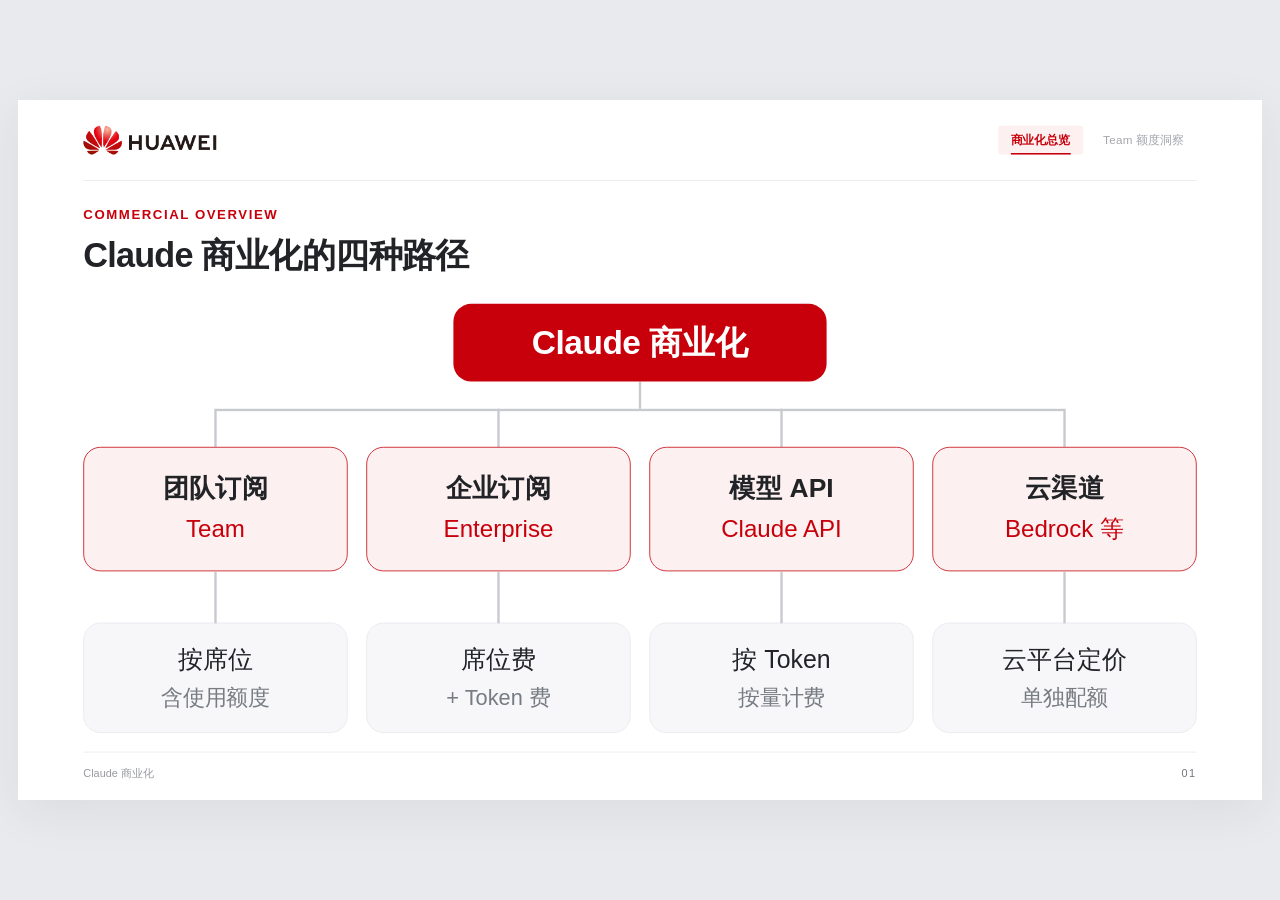
<file: index.html>
<!doctype html>
<html lang="zh-CN"><head><meta charset="utf-8"><meta name="viewport" content="width=device-width,initial-scale=1"><meta name="color-scheme" content="light"><title>Claude 商业化</title>
<link rel="icon" href="assets/huawei-logo.png">
<link rel="stylesheet" href="css/styles.css?v=9758417d"><link rel="stylesheet" href="css/components.css?v=aa0aa92e"><link rel="stylesheet" href="css/english.css?v=a940fa4c">
<script defer src="js/config.js"></script><script defer src="js/navigation.js"></script><script defer src="js/app.js"></script><script defer src="js/translations.js"></script><script defer src="js/language.js"></script><script defer src="js/scenes.js"></script>
</head><body><main id="viewport" aria-label="Claude 商业化"><div id="deck"><section class="slide kit-slide active" data-slide-id="commercial-overview" data-title="Claude 商业化的四种路径" data-section="商业化总览" aria-label="第 1 页：Claude 商业化的四种路径"><header class="slide-header"><img class="brand" src="assets/huawei-logo.png" alt="HUAWEI"><span>HUAWEI CLOUD</span></header><div class="heading"><div class="eyebrow">COMMERCIAL OVERVIEW</div><h2>Claude 商业化的四种路径</h2><p></p></div><div class="kit-body"><div class="commercial-map" role="group">
  <div class="commercial-root"><h1>Claude 商业化</h1></div>
  <div class="commercial-trunk" aria-hidden="true"></div>
  <div class="commercial-branches">
    <article class="commercial-branch">
      <div class="commercial-channel"><h3>团队订阅</h3><p>Team</p></div>
      <div class="commercial-billing"><p class="commercial-billing-main">按席位</p><p>含使用额度</p></div>
    </article>
    <article class="commercial-branch">
      <div class="commercial-channel"><h3>企业订阅</h3><p>Enterprise</p></div>
      <div class="commercial-billing"><p class="commercial-billing-main">席位费</p><p>+ Token 费</p></div>
    </article>
    <article class="commercial-branch">
      <div class="commercial-channel"><h3>模型 API</h3><p>Claude API</p></div>
      <div class="commercial-billing"><p class="commercial-billing-main">按 Token</p><p>按量计费</p></div>
    </article>
    <article class="commercial-branch">
      <div class="commercial-channel"><h3>云渠道</h3><p>Bedrock 等</p></div>
      <div class="commercial-billing"><p class="commercial-billing-main">云平台定价</p><p>单独配额</p></div>
    </article>
  </div>
</div>
</div><footer class="slide-footer"><span>Claude 商业化</span><span>01</span></footer></section>
<section class="slide kit-slide" data-slide-id="team-allowance" data-title="Team Standard / Premium：5 小时窗口 Token 量估算" data-section="Team 额度洞察" aria-label="第 2 页：Team Standard / Premium：5 小时窗口 Token 量估算"><header class="slide-header"><img class="brand" src="assets/huawei-logo.png" alt="HUAWEI"><span>HUAWEI CLOUD</span></header><div class="heading"><div class="eyebrow">TEAM / ALLOWANCE</div><h2>Team Standard / Premium：5 小时窗口 Token 量估算</h2><p>订阅同时受窗口与周额度约束；下面把额度折算成单个 5 小时窗口的 Token 量。</p></div><div class="kit-body"><div class="team-insight allowance-layout">
  <div class="allowance-top">
    <div class="allowance-comparison">
      <div class="allowance-head"><span>比较维度</span><strong>Standard</strong><strong>Premium</strong></div>
      <div class="allowance-row"><span>月费 / 席位</span><strong>$25</strong><strong>$125</strong></div>
      <div class="allowance-row"><span>单个 5 小时窗口</span><strong>≈ $20</strong><strong>≈ $102</strong></div>
      <div class="allowance-row"><span>每周额度</span><strong>≈ $189</strong><strong>≈ $910</strong></div>
      <div class="allowance-row allowance-row-metric"><span>每周完整窗口数</span><strong>≈ 9.2 个</strong><strong>≈ 8.9 个</strong></div>
      <div class="allowance-row allowance-row-metric"><span>每日 2 个窗口</span><strong>≈ 4.6 天</strong><strong>≈ 4.5 天</strong></div>
      <div class="allowance-unit">窗口与周额度以 API 等价值表示</div>
    </div>
    <div class="model-mix-card">
      <h3>单窗口模型构成 · 按 API 价值</h3>
      <div class="model-chart">
        <div class="model-donut" role="img" aria-label="Opus 5.5 占 82%，Opus 5 占 4%，Sonnet 系列占 7%，Fable 5.1 占 5%，其他占 2%">
          <div class="model-donut-center"><b>82%</b><span>Opus 5.5</span></div>
        </div>
        <ul class="model-legend">
          <li><i class="model-dot opus55"></i><span>Opus 5.5</span><b>82%</b></li>
          <li><i class="model-dot opus5"></i><span>Opus 5</span><b>4%</b></li>
          <li><i class="model-dot sonnet"></i><span>Sonnet 系列</span><b>7%</b></li>
          <li><i class="model-dot fable"></i><span>Fable 5.1</span><b>5%</b></li>
          <li><i class="model-dot other"></i><span>其他</span><b>2%</b></li>
        </ul>
      </div>
      <p class="model-note">额度主要消耗在 Opus；占比为 API 价值口径。</p>
    </div>
    <div class="token-mix-card">
      <div class="token-mix-head"><span>Token 类型</span><span>构成比例（估算）</span><span>数量（万）</span></div>
      <div class="mix-bar" role="img" aria-label="普通输入 1.8%，5 分钟缓存写入 4.3%，缓存读取 93.5%，模型输出 0.4%">
        <span class="mix-seg input" style="width:1.8%"></span><span class="mix-seg write" style="width:4.3%"></span><span class="mix-seg read" style="width:93.5%"></span><span class="mix-seg output" style="width:0.4%"></span>
      </div>
      <ul class="mix-legend">
        <li><i class="mix-dot input"></i><span>普通输入</span><b>1.8%</b><em>约 65 万</em></li>
        <li><i class="mix-dot write"></i><span>5 分钟缓存写入</span><b>4.3%</b><em>约 156 万</em></li>
        <li><i class="mix-dot read"></i><span>缓存读取</span><b>93.5%</b><em>约 3,385 万</em></li>
        <li><i class="mix-dot output"></i><span>模型输出</span><b>0.4%</b><em>约 15 万</em></li>
      </ul>
      <p class="mix-note">假设：Claude Code 日常编码场景下的 Token 构成比例</p>
    </div>
  </div>
  <div class="allowance-token">
    <div class="token-intro"><span class="estimate-tag">估算</span><span class="token-caption">单个 <span class="token-window">5 小时</span>窗口<br>Token 换算</span></div>
    <div class="token-plans">
      <div class="token-plan"><span class="token-plan-name">Standard</span><strong>≈ 3,620 万</strong></div>
      <div class="token-plan"><span class="token-plan-name">Premium</span><strong>≈ 1.74 亿</strong><span class="token-plan-note">按周额度 4.8× 推算</span></div>
    </div>
  </div>
  <p class="insight-footnote">来源：<a class="source-link" href="https://wokey.ai/claude-team-limits" target="_blank" rel="noopener noreferrer" title="Wokey 报告">Wokey</a> 报告。Token 构成与换算为建模假设（沿用报告混合模型），Premium 由 4.8× 推算。</p>
</div>
</div><footer class="slide-footer"><span>Claude 商业化</span><span>02</span></footer></section>
<section class="slide kit-slide" data-slide-id="team-development-tasks" data-title="3,620 万 Tokens 难支撑高强度开发，5 小时额度容易提前触顶" data-section="Team 额度洞察" aria-label="第 3 页：3,620 万 Tokens 难支撑高强度开发，5 小时额度容易提前触顶"><header class="slide-header"><img class="brand" src="assets/huawei-logo.png" alt="HUAWEI"><span>HUAWEI CLOUD</span></header><div class="heading"><div class="eyebrow">TEAM / DEVELOPMENT TASKS</div><h2>3,620 万 Tokens 难支撑高强度开发，5 小时额度容易提前触顶</h2><p>Standard 场景估算：单个 5 小时窗口，不代表可以连续开发满 5 小时。</p></div><div class="kit-body"><div class="team-insight tasks-layout">
  <div class="task-grid">
    <article class="task-card">
      <span class="task-level">轻度开发</span>
      <h3>零散修改</h3>
      <p>简单 Bug、少量代码生成<br>开发者人工 Review</p>
      <div class="task-time">可能用不完</div>
      <span class="task-window">单个 5 小时窗口内</span>
    </article>
    <article class="task-card">
      <span class="task-level">中高强度开发</span>
      <h3>完整功能开发</h3>
      <p>编写后端业务代码<br>持续运行测试、Debug</p>
      <div class="task-time">约 2–5 小时<span class="estimate-tag">估</span></div>
      <span class="task-window">Standard 额度耗尽时间</span>
    </article>
    <article class="task-card task-card-focus">
      <span class="task-level">高强度 Agent 开发</span>
      <h3>跨模块迭代</h3>
      <p>跨模块修改代码<br>反复测试、多轮自动修复</p>
      <div class="task-time">约 1–3 小时<span class="estimate-tag">估</span></div>
      <span class="task-window">Standard 额度耗尽时间</span>
    </article>
    <article class="task-card task-card-focus">
      <span class="task-level">多 Agent 并发</span>
      <h3>多项任务同时跑</h3>
      <p>同时开发功能<br>生成测试、执行重构</p>
      <div class="task-time">约 1 小时<span class="estimate-tag">估</span></div>
      <span class="task-window">Standard 额度耗尽时间</span>
    </article>
  </div>
  <div class="task-example">
    <div class="task-example-title"><strong>Java 电商项目</strong><span>订单查询、分页、导出功能</span></div>
    <div class="task-example-steps"><span>分析代码、实现接口</span><span aria-hidden="true">→</span><span>生成测试、运行测试</span><span aria-hidden="true">→</span><span>分析报错、持续修复</span></div>
    <p><strong>2–3 小时可能触顶（估）</strong><span>触顶时，功能开发或测试修复仍可能继续。</span></p>
  </div>
</div>
</div><footer class="slide-footer"><span>Claude 商业化</span><span>03</span></footer></section>
<section class="slide kit-slide" data-slide-id="team-market-opportunity" data-title="GLM-5.3 降本 60%–70%，切入高强度 Coding 增量需求" data-section="Team 额度洞察" aria-label="第 4 页：GLM-5.3 降本 60%–70%，切入高强度 Coding 增量需求"><header class="slide-header"><img class="brand" src="assets/huawei-logo.png" alt="HUAWEI"><span>HUAWEI CLOUD</span></header><div class="heading"><div class="eyebrow">MAAS / BEST PRACTICE</div><h2>GLM-5.3 降本 60%–70%，切入高强度 Coding 增量需求</h2><p>结合前后端开发实践与华为 GLM-5.3 当前产品能力，优先试点额度触顶后的可迁移任务。</p></div><div class="kit-body"><div class="opportunity-layout">
  <div class="opportunity-grid">
    <article class="opp-card opp-card-market">
      <div class="opp-head"><span class="opp-index">需求入口 · 额度触顶</span><span class="opp-tag">优先切入</span></div>
      <h3>承接高消耗增量任务</h3>
      <p>优先寻找经常触顶的研发团队，承接跨模块开发、测试修复与多 Agent 并行任务。</p>
      <div class="opp-entry">
        <span class="opp-entry-label">销售切入点</span>
        <p>保留现有 Claude 订阅，用 GLM-5.3 按量 API 试点可迁移任务。</p>
        <p class="opp-entry-note">MaaS 仍有 TPM、RPM 与服务配额限制。</p>
      </div>
    </article>
    <article class="opp-card opp-card-cost">
      <div class="opp-head"><span class="opp-index">客户实践 · 前后端开发</span><span class="opp-tag">最佳实践</span></div>
      <h3>同等任务，成本降低</h3>
      <p class="opp-customer-scenario">前端结合 OpenSpec 辅助开发，后端 TypeScript / Node.js 开发；开发者持续检查、Review 代码。</p>
      <div class="opp-saving"><span class="opp-source opp-source-measured">客户实测</span><strong>60%–70% <span class="opp-off">off</span></strong><span>较 Claude 订阅</span></div>
      <p class="opp-discount">同等开发任务，费用约为原来的 3–4 折</p>
      <div class="opp-theory">
        <p class="opp-cost-scope">API 理论费用（美元）· 同量 3,621 万 Tokens</p>
        <table class="opp-theory-table">
          <thead><tr><th scope="col">Opus 5.5</th><th scope="col">GLM-5.3</th><th scope="col">Sonnet 5.5</th></tr></thead>
          <tbody><tr><td>$20.17</td><td>$12.56</td><td>$10.09</td></tr></tbody>
        </table>
        <p class="opp-cost-note"><span class="opp-source opp-source-modeled">理论测算</span><span>GLM 较 Opus</span><strong>37.8% off</strong><span class="opp-cost-assumption">缓存读取全部命中 · 理论费用</span></p>
      </div>
    </article>
    <article class="opp-card opp-card-cache">
      <div class="opp-head"><span class="opp-index">同量同配比</span><span class="opp-tag">理论测算</span></div>
      <h3>GLM-5.3 费用换算</h3>
      <p class="opp-cache-scope">Team Standard 5 小时额度 ≈ 3,620 万 Tokens<br>Opus API 折算 $20.17 · 同量同配比<br>华为 GLM-5.3 · 当前缓存命中率 97%</p>
      <table class="opp-cache-table">
        <thead><tr><th scope="col">命中比例</th><th scope="col">GLM 测算</th><th scope="col">较 Opus</th></tr></thead>
        <tbody>
          <tr><th scope="row">100%</th><td>$12.56</td><td>低 37.8%</td></tr>
          <tr class="opp-cache-highlight"><th scope="row"><strong>97%</strong><span class="opp-cache-tag">华为能力</span></th><td>$13.71</td><td>低 32.0%</td></tr>
          <tr><th scope="row">95%</th><td>$14.48</td><td>低 28.2%</td></tr>
          <tr><th scope="row">90%</th><td>$16.41</td><td>低 18.6%</td></tr>
          <tr><th scope="row">80%</th><td>$20.27</td><td>接近持平</td></tr>
        </tbody>
      </table>
    </article>
  </div>
  <div class="opp-proof">
    <span class="opp-proof-label">销售建议</span>
    <p>从额度触顶找到需求，用降本案例吸引试用，再以同任务 POC 验证成功率与总成本。</p>
  </div>
</div>
</div><footer class="slide-footer"><span>Claude 商业化</span><span>04</span></footer></section></div></main>
  <nav id="controls" class="controls" aria-label="演示控制">
    <div class="control-left"><span class="status-dot"></span><span id="section-label">开场</span></div>
    <div class="control-center"><button id="previous" class="icon-button" aria-label="上一页" title="上一页 · ← / Page Up">‹</button><button id="page-counter" title="打开目录 · G" aria-haspopup="dialog">01 <span>/ 1</span></button><button id="next" class="icon-button" aria-label="下一页" title="下一页 · → / 空格">›</button></div>
    <div class="control-right"><button id="overview" class="text-button" title="目录 · G"><span class="grid-icon" aria-hidden="true">▦</span>目录</button><span class="control-divider"></span><button id="language-toggle" class="text-button" type="button" aria-label="切换到英文" title="切换到英文">EN</button><span class="control-divider"></span><button id="fullscreen" class="text-button" title="全屏 · F"><span aria-hidden="true">⛶</span><span id="fullscreen-label">全屏</span></button></div>
    <div class="progress-track"><div id="progress"></div></div>
  </nav>
  <div id="announcement" class="sr-only" aria-live="polite"></div>
  <div id="toast" class="toast" role="status" hidden></div>
  <dialog id="overview-dialog" aria-labelledby="overview-title"><div class="dialog-header"><div><div class="eyebrow">PRESENTATION INDEX</div><h2 id="overview-title">演示目录</h2></div><button id="close-overview" class="icon-button" aria-label="关闭目录">×</button></div><div class="overview-toolbar"><div class="overview-settings-summary"><span id="overview-mode-label">点击页面直接跳转</span><span class="overview-count"><span>不演示</span> <b id="overview-skipped-count">0</b> / <span id="overview-total-count">1</span></span></div><div class="overview-settings-actions"><button id="overview-manage" class="overview-setting-button" type="button">屏蔽页面</button><button id="overview-restore" class="overview-setting-button" type="button" hidden>恢复全部</button><button id="overview-cancel" class="overview-setting-button" type="button" hidden>取消</button><button id="overview-save" class="overview-setting-button primary" type="button" hidden>保存</button></div></div><p id="overview-settings-error" class="overview-settings-error" role="status" hidden>至少保留一页用于演示</p><div id="overview-grid"></div><div class="dialog-footer"><span>仅当前浏览器生效</span><span>Esc 关闭</span></div></dialog>
</body></html>
</file>
<file: css/styles.css>
@charset "UTF-8";
:root{--red:#c7000b;--ink:#222326;--muted:#777b82;--line:#e8e8ec;--paper:#fff;--scale:1}
*{box-sizing:border-box}html,body{margin:0;width:100%;height:100%;overflow:hidden}body{font-family:"Huawei Sans","Microsoft YaHei","PingFang SC",sans-serif;color:var(--ink);background:#e9eaed;-webkit-font-smoothing:antialiased}button,a{-webkit-tap-highlight-color:transparent}button{font:inherit;cursor:pointer}button:focus-visible,a:focus-visible{outline:3px solid var(--red);outline-offset:5px}button:disabled{opacity:.28;cursor:default}a{color:inherit;text-decoration:none}a:hover{color:var(--red)}
#viewport{position:absolute;inset:0 0 74px;display:flex;align-items:center;justify-content:center;overflow:hidden}#deck{position:absolute;width:1600px;height:900px;transform:scale(var(--scale));transform-origin:center;box-shadow:0 14px 60px #20242b12;background:#fff}
.slide{position:absolute;inset:0;padding:0 84px;background:#fff;display:none;overflow:hidden}.slide.active{display:block;animation:page-in .3s ease-out}@keyframes page-in{from{opacity:.35}to{opacity:1}}
.slide-header{height:104px;display:flex;justify-content:space-between;align-items:center;border-bottom:1px solid var(--line)}.brand{width:171px;height:auto;object-fit:contain}.slide-header>span{font-size:15px;letter-spacing:2px;color:#909298}
.heading{padding-top:34px}.eyebrow{font-size:17px;color:var(--red);font-weight:600;letter-spacing:2px}.heading h2{font-size:44px;font-weight:600;letter-spacing:-1px;margin:10px 0 14px;line-height:1.3}.heading>p{font-size:23px;line-height:1.5;color:var(--muted);margin:0}.heading-separator{padding:0 12px;color:#ccc}.slide-footer{position:absolute;left:84px;right:84px;bottom:24px;display:flex;align-items:center;justify-content:space-between;height:38px;border-top:1px solid var(--line);padding-top:16px;font-size:14px;color:#97999f;gap:20px}.slide-footer>span:last-child{font-family:Arial,sans-serif;letter-spacing:2px;color:#72767d}.slide-footer a{color:#777;font-size:14px}.source-links{display:flex;gap:22px}
.cover{background:#edf1f6}.cover .slide-header{position:relative;z-index:1;border-bottom:0}.cover-landscape{position:absolute;inset:0;background:linear-gradient(180deg,#f7f9fc 0%,#f7f9fcbd 18%,#f7f9fc00 43%),url('../assets/mountains.jpg') center bottom/auto 100% no-repeat}.cover-copy{position:relative;margin-top:114px}.cover-copy .eyebrow{display:flex;gap:17px;align-items:center;color:#5d626b;font-size:21px;font-weight:400;letter-spacing:3px}.red-rule{display:inline-block;width:42px;height:3px;background:var(--red)}.cover h1{font-size:105px;font-weight:600;letter-spacing:2px;line-height:1.15;margin:30px 0 24px}.cover h1 span{color:var(--red);font-family:Arial,sans-serif;letter-spacing:-5px}.cover-subtitle{font-size:26px;color:#4f5660;letter-spacing:1px}.cover-line{width:68px;height:3px;background:var(--red);margin-top:38px}.cover-english{font-size:19px;color:#757f8e;letter-spacing:2px}.cover-bottom{position:absolute;bottom:36px;left:84px;right:84px;display:flex;justify-content:space-between;color:#fff;text-shadow:0 1px 6px #162338;letter-spacing:2px;font-size:14px}
h3,p{margin-top:0}h3{font-weight:600}
.controls{position:absolute;bottom:0;left:0;right:0;height:74px;display:flex;align-items:center;padding:0 32px;background:#fff;border-top:1px solid #dddfe4;color:#6b707a;transition:opacity .35s,transform .35s}.control-left,.control-right,.control-center{display:flex;align-items:center}.control-left{gap:10px;flex:1;font-size:13px}.status-dot{width:5px;height:5px;background:var(--red);border-radius:50%}.control-center{gap:22px;justify-content:center}.control-right{flex:1;justify-content:flex-end;gap:19px}.icon-button{width:36px;height:36px;background:transparent;border:0;border-radius:5px;color:#737b87;font:31px/1 Arial}.icon-button:hover{background:#f5f5f7;color:var(--red)}#page-counter{border:0;background:transparent;font:16px Arial;letter-spacing:1px;color:#323a45;padding:12px 3px;min-width:84px}#page-counter span{font-size:13px;color:#b3b7bf}.text-button{display:flex;align-items:center;gap:8px;border:0;background:transparent;font-size:13px;color:#727985;padding:10px 0}.text-button>span:first-child{font-size:22px}.text-button:hover{color:var(--red)}.control-divider{height:15px;width:1px;background:#e5e7eb}.progress-track{position:absolute;top:-1px;height:2px;left:0;right:0;background:transparent}#progress{height:100%;background:var(--red);transition:width .3s}.sr-only{position:absolute;width:1px;height:1px;overflow:hidden;clip-path:inset(50%)}.toast{position:fixed;left:50%;bottom:91px;transform:translateX(-50%);background:#292e36;color:#fff;padding:13px 24px;border-radius:6px;font-size:14px;z-index:10}
body:fullscreen{background:#15171c}body:fullscreen #viewport{inset:0}body:fullscreen .controls{position:fixed;background:#fffffff0;z-index:4;height:60px}body:fullscreen.controls-hidden .controls{opacity:0;transform:translateY(100%);pointer-events:none}body:fullscreen.controls-hidden{cursor:none}body:fullscreen #deck{box-shadow:none}
dialog{width:min(1080px,92vw);max-height:90vh;padding:32px;border:0;border-radius:14px;color:var(--ink);box-shadow:0 25px 90px #0003}dialog::backdrop{background:#25282b88;backdrop-filter:blur(6px)}.dialog-header{display:flex;justify-content:space-between;align-items:center;margin-bottom:24px}.dialog-header .eyebrow{font-size:11px}.dialog-header h2{font-size:26px;margin:9px 0 0}.dialog-header button{font-size:27px}#overview-grid{display:grid;grid-template-columns:repeat(4,1fr);gap:17px}.thumbnail{border:1px solid #e6e7eb;border-radius:6px;background:#fff;padding:0;overflow:hidden;text-align:left;position:relative}.thumbnail:hover,.thumbnail.current{border-color:var(--red)}.thumbnail.current{box-shadow:0 0 0 1px var(--red)}.thumbnail-preview{width:100%;aspect-ratio:16/9;background:#fff;position:relative;overflow:hidden;pointer-events:none}.thumbnail-preview .slide{display:block;position:absolute;width:1600px;height:900px;transform-origin:top left;animation:none}.thumbnail-preview .is-concealed{visibility:visible;opacity:1;transform:none}.thumbnail-caption{padding:10px 12px;font-size:12px;display:flex;align-items:center;gap:10px;border-top:1px solid #eee;color:#686f7a}.thumbnail-caption b{font:12px Arial;color:#c7000b}.dialog-footer{font-size:12px;color:#979ca6;padding-top:24px;display:flex;justify-content:space-between}
@media(max-width:700px){.controls{padding:0 15px;height:62px}.control-left{display:none}.control-center{gap:6px}.control-right{gap:14px}.text-button{font-size:12px}#viewport{bottom:62px}.control-divider{display:none}dialog{padding:20px}#overview-grid{grid-template-columns:repeat(2,1fr);gap:10px}}
@media(prefers-reduced-motion:reduce){*,*::before,*::after{animation:none!important;transition:none!important}}
@page{size:16.6667in 9.375in;margin:0}
@media print{html,body{height:auto;overflow:visible;background:#fff}#viewport{position:static;display:block;overflow:visible}#deck{position:static;transform:none!important;width:1600px;height:auto;box-shadow:none}.slide,.slide.active{position:relative;display:block;width:1600px;height:900px;break-after:page;page-break-after:always;animation:none}.slide:last-child{break-after:auto}.is-concealed{visibility:visible;opacity:1;transform:none}.controls,dialog,.toast,.sr-only{display:none!important}.slide{-webkit-print-color-adjust:exact;print-color-adjust:exact}}

.chapter-nav{display:flex;align-items:center;gap:10px;height:44px}.chapter-nav a{font-size:15px;padding:9px 16px;border-radius:3px;color:#a4a6ad;letter-spacing:.4px;position:relative}.chapter-nav a.current{color:#c7000b;background:#fcf0f0;font-weight:600}.chapter-nav a.current::after{content:"";position:absolute;left:16px;right:16px;bottom:0;height:2px;background:#c7000b}.chapter-nav small{font-size:11px;color:#9e777c;display:block;letter-spacing:0;margin-top:2px}.chapter-nav a.current:has(small){padding-top:4px;padding-bottom:4px}.chapter-nav a:hover{color:#c7000b;background:#faf5f5}
#viewport{inset:0}.controls,body:fullscreen .controls{position:fixed;left:50%;right:auto;bottom:var(--controls-bottom,16px);width:max-content;max-width:calc(100vw - 24px);height:48px;padding:5px 14px 7px;gap:14px;border:1px solid #e6e4eacc;border-radius:999px;background:#fffffff0;backdrop-filter:blur(16px);box-shadow:0 5px 24px #25222e18,0 1px 4px #25222e08;z-index:4;opacity:0;visibility:hidden;pointer-events:none;transform:translate(-50%,10px);transition:opacity .2s ease,transform .2s ease,visibility .2s}.controls .control-left{display:none}.controls .control-center{gap:7px}.controls .control-right{gap:11px;flex:0}.controls .icon-button{width:31px;height:31px;font-size:26px;border-radius:50%}.controls #page-counter{font-size:14px;min-width:75px;padding:8px 2px}.controls #page-counter span{font-size:11px}.controls .text-button{font-size:12px;padding:6px 2px;gap:5px;white-space:nowrap}.controls .text-button>span:first-child{font-size:18px}.controls .control-divider{display:block;height:14px;background:#e3e0e8}.controls .progress-track{top:auto;bottom:3px;left:25px;right:25px;height:2px;border-radius:2px;overflow:hidden;background:#eae6eb}.controls #progress{background:#c7000b77}body.controls-visible .controls,body:fullscreen.controls-visible .controls{opacity:1;visibility:visible;pointer-events:auto;transform:translate(-50%,0)}body:fullscreen.controls-hidden{cursor:auto}.toast{bottom:80px}@media(max-width:460px){.controls,body:fullscreen .controls{height:44px;bottom:var(--controls-bottom,12px);padding:4px 11px 6px;gap:8px}.controls .control-center{gap:3px}.controls .control-right{gap:7px}.controls .text-button{font-size:11px}.controls #page-counter{min-width:67px;font-size:13px}}@media(prefers-reduced-motion:reduce){.controls{transition:none}}
/* Per-browser presentation choices live in the overview; slide content stays intact. */
.overview-toolbar{display:flex;align-items:center;justify-content:space-between;gap:16px;margin-bottom:18px}
.overview-settings-summary{display:flex;align-items:center;gap:16px;font-size:13px;color:#777b82;min-width:0}
.overview-count{white-space:nowrap;padding-left:14px;border-left:1px solid #e5e7eb;color:#93979e;font-size:12px}
.overview-count b{font-weight:500;color:#555b65}
.overview-settings-actions{display:flex;gap:8px;flex-shrink:0}
.overview-setting-button{padding:9px 14px;border:1px solid #e1e3e8;border-radius:5px;background:#fff;color:#555b65;font-size:13px;line-height:1.2}
.overview-setting-button:hover{border-color:#c7000b;color:#c7000b}
.overview-setting-button.primary{background:#c7000b;color:#fff;border-color:#c7000b}
.overview-setting-button[hidden]{display:none}
.overview-setting-button:disabled{opacity:.45}
.overview-settings-error{margin:0 0 16px;color:#c7000b;font-size:13px}
.thumbnail.is-skipped{opacity:.55;border-style:dashed}
.overview-editing .thumbnail{opacity:1}
.overview-editing .thumbnail.is-selected{border-color:#c7000b;box-shadow:0 0 0 1px #c7000b}
.overview-editing .thumbnail.is-selected .thumbnail-preview{opacity:.45}
.thumbnail-selection{position:absolute;right:9px;top:9px;display:flex;align-items:center;gap:6px;background:#fffffff0;padding:4px 7px;border-radius:4px;color:#c7000b;font-size:11px;pointer-events:none}
.thumbnail-selection-box{width:16px;height:16px;display:flex;justify-content:center;align-items:center;border:1px solid #b4b8bf;border-radius:3px;background:white;font:12px Arial;color:white}
.thumbnail.is-selected .thumbnail-selection-box{border-color:#c7000b;background:#c7000b}
.chapter-nav a[aria-disabled="true"]{opacity:.4;pointer-events:none}
@media(max-width:700px){.overview-toolbar{align-items:stretch;flex-direction:column;gap:12px}.overview-settings-summary{justify-content:space-between;font-size:12px}.overview-settings-actions{justify-content:flex-end;flex-wrap:wrap}.overview-setting-button{padding:9px 12px;font-size:12px}}
@media print{#deck>.slide.is-skipped{display:none!important}#deck>.slide.presentation-last{break-after:auto;page-break-after:auto}}
.overview-editing .thumbnail.current:not(.is-selected){border-color:#e6e7eb;box-shadow:none}
.overview-toolbar{position:sticky;top:0;z-index:2;background:#fff;padding-bottom:12px;border-bottom:1px solid #eceef1}
</file>
<file: css/components.css>
/* Generic content components. Typography stays readable; split overloaded pages. */
.commercial-map{position:relative;height:522px;padding-top:0}
.commercial-root{position:relative;z-index:1;width:480px;height:100px;margin:0 auto;border-radius:23px;background:#c7000b;display:flex;align-items:center;justify-content:center}
.commercial-root h1{margin:0;color:#fff;font-size:43px;line-height:1.4;font-weight:700;letter-spacing:-.6px;white-space:nowrap}
.commercial-trunk{position:absolute;left:50%;top:100px;width:3px;height:35px;background:#c7c9cf;transform:translateX(-50%)}
.commercial-branches{position:relative;display:grid;grid-template-columns:repeat(4,minmax(0,1fr));gap:24px;padding-top:48px}
.commercial-branches::before{content:"";position:absolute;left:calc((100% - 72px)/8);right:calc((100% - 72px)/8);top:35px;height:3px;background:#c7c9cf}
.commercial-branch{position:relative;padding-top:36px}
.commercial-branch::before{content:"";position:absolute;top:-13px;left:50%;width:3px;height:49px;background:#c7c9cf;transform:translateX(-50%)}
.commercial-channel{position:relative;z-index:1;height:160px;border:1.5px solid #c7000b;border-radius:22px;background:#fcf0f0;display:flex;flex-direction:column;align-items:center;justify-content:center;gap:7px;text-align:center;padding:14px 10px}
.kit-body .commercial-channel h3{margin:0;color:#222326;font-size:34px;line-height:1.4;font-weight:700;white-space:nowrap}
.kit-body .commercial-channel p{margin:0;color:#c7000b;font-size:31px;line-height:1.45;white-space:nowrap}
.commercial-billing{position:relative;height:142px;margin-top:66px;border:1px solid #e8e8ec;border-radius:22px;background:#f7f7f9;display:flex;flex-direction:column;align-items:center;justify-content:center;gap:4px;text-align:center;padding:12px}
.commercial-billing::before{content:"";position:absolute;bottom:100%;left:50%;width:3px;height:66px;background:#c7c9cf;transform:translateX(-50%)}
.kit-body .commercial-billing p{margin:0;color:#777b82;font-size:28px;line-height:1.5;white-space:nowrap}
.kit-body .commercial-billing p.commercial-billing-main{color:#222326;font-size:32px;line-height:1.5}
html[lang="en"] .commercial-root h1{font-size:35px;letter-spacing:-.6px}
html[lang="en"] .kit-body .commercial-channel h3{font-size:27px;letter-spacing:-.4px}
html[lang="en"] .kit-body .commercial-channel p{font-size:27px}
html[lang="en"] .kit-body .commercial-billing p{font-size:22px;letter-spacing:-.3px}
html[lang="en"] .commercial-billing p.commercial-billing-main{font-size:27px;letter-spacing:-.5px}
/* Team allowance insights: comparison, development tasks and continuity. */
.team-insight{height:500px;display:grid;gap:18px}
.kit-body .team-insight h3{margin:0;color:var(--ink);font-size:28px;line-height:1.4}
.kit-body .team-insight p{margin:0;color:var(--muted);font-size:22px;line-height:1.5}
.kit-body .team-insight .insight-footnote{font-size:18px;line-height:1.5;color:#777b82;align-self:end}
.kit-body .team-insight .insight-footnote .source-link{color:#9d2831;text-decoration:underline;text-underline-offset:2px;text-decoration-thickness:1px}
.kit-body .team-insight .insight-footnote .source-link:hover{color:var(--red)}
.insight-label{display:block;font-size:18px;color:var(--muted);line-height:1.5}
.estimate-tag{display:inline-block;border:1px solid #d8a9ad;border-radius:4px;padding:2px 7px;font-size:16px;line-height:1.4;color:#9d2831;font-weight:500;vertical-align:middle;background:#fff}
.allowance-layout{grid-template-rows:auto auto 1fr}
.allowance-top{display:grid;grid-template-columns:minmax(0,1fr) minmax(0,.76fr) minmax(0,.92fr);gap:20px}
.allowance-comparison{border:1px solid var(--line);display:grid;grid-template-rows:40px repeat(5,minmax(34px,1fr)) minmax(26px,auto)}
.allowance-head,.allowance-row{display:grid;grid-template-columns:1.25fr 1fr 1fr;align-items:center;padding:0 18px;gap:12px}
.allowance-head strong,.allowance-row strong{justify-self:end;padding-right:24px}
.allowance-head{background:#f7f7f9;font-size:19px}
.allowance-head strong{font-size:22px}
.allowance-row{border-top:1px solid var(--line);font-size:20px}
.allowance-row strong{font:600 26px/1.4 Arial,sans-serif;color:var(--red)}
.allowance-row-metric strong{font-size:22px}
.allowance-unit{font-size:15px;padding:4px 20px;color:var(--muted);background:#fafafb}
.model-mix-card{background:#fff;border:1px solid var(--line);border-radius:12px;padding:16px 22px;display:flex;flex-direction:column}
.kit-body .model-mix-card h3{margin:0 0 10px;font-size:19px;font-weight:600;color:var(--ink);line-height:1.4}
.model-chart{display:flex;align-items:center;gap:18px;flex:1;min-height:0}
.model-donut{position:relative;flex:none;width:128px;height:128px;border-radius:50%;background:conic-gradient(#c7000b 0 81.7%,#fff 81.7% 82%,#d98b90 82% 85.7%,#fff 85.7% 86%,#8f959d 86% 92.7%,#fff 92.7% 93%,#a9afb7 93% 97.7%,#fff 97.7% 98%,#c9ccd1 98% 99.8%,#fff 99.8% 100%)}
.model-donut::after{content:"";position:absolute;inset:24px;border-radius:50%;background:#fff}
.model-donut-center{position:absolute;inset:0;z-index:1;display:flex;flex-direction:column;align-items:center;justify-content:center;line-height:1.1;text-align:center}
.model-donut-center b{font:600 26px Arial,sans-serif;color:var(--ink)}
.model-donut-center span{margin-top:3px;font-size:12px;color:var(--muted);white-space:nowrap}
.model-legend{list-style:none;margin:0;padding:0;display:grid;gap:4px;flex:1;min-width:0}
.model-legend li{display:flex;align-items:center;gap:10px;font-size:16px;line-height:1.3;color:#555961}
.model-legend li span{flex:1}
.model-legend b{font:600 16px Arial,sans-serif;color:var(--ink);text-align:right}
.model-dot{width:10px;height:10px;border-radius:2px;flex:none;border:1px solid rgba(34,35,38,.18)}
.model-dot.opus55{background:#c7000b}.model-dot.opus5{background:#d98b90}.model-dot.sonnet{background:#8f959d}.model-dot.fable{background:#a9afb7}.model-dot.other{background:#c9ccd1}
.kit-body .team-insight .model-note{margin-top:10px;font-size:16px;line-height:1.45;color:var(--muted)}
.allowance-token{display:grid;grid-template-columns:260px minmax(0,1fr);align-items:center;gap:48px;padding:22px 40px;background:#f7f7f9}
.token-caption{display:block;font-size:22px;margin-top:9px;color:var(--ink);line-height:1.4}
.token-caption .token-window{color:var(--red);font-weight:600}
.token-plans{display:grid;grid-template-columns:1fr 1fr;align-items:stretch}
.token-plan{display:flex;flex-direction:column;align-items:flex-start;gap:6px;padding:2px 44px}
.token-plan:first-child{border-right:1px solid #dcdce2}
.token-plan-name{font-size:20px;color:var(--muted)}
.token-plan strong{font-size:46px;line-height:1.15;font-weight:600;color:var(--red);white-space:nowrap}
.token-plan-note{font-size:17px;color:var(--muted)}
.kit-body .allowance-token p{font-size:21px;line-height:1.5;justify-self:center;text-align:left}
.token-mix-card{justify-self:stretch;width:100%;background:#fff;border:1px solid #e6e6eb;border-radius:12px;padding:11px 22px 9px}
.token-mix-head{display:grid;grid-template-columns:150px 90px 1fr;gap:16px;font-size:16px;font-weight:600;color:var(--ink);padding:0 0 8px;border-bottom:1px solid #e2e2e8;line-height:1.4}
.token-mix-head span:last-child{text-align:right}
.mix-bar{display:flex;height:20px;border-radius:10px;overflow:hidden;background:#ececf0;box-shadow:inset 0 0 0 1px #e2e2e8;margin-top:10px}
.mix-bar span{display:block;height:100%;box-shadow:inset 1px 0 0 rgba(255,255,255,.9)}
.mix-bar span:first-child{box-shadow:none}
.mix-seg.input{background:#8f959d}
.mix-seg.write{background:#d98b90}
.mix-seg.read{background:#c7000b}
.mix-seg.output{background:#a9afb7}
.mix-dot{width:10px;height:10px;border-radius:2px;flex:none;border:1px solid rgba(34,35,38,.12)}
.mix-dot.input{background:#8f959d}
.mix-dot.write{background:#d98b90}
.mix-dot.read{background:#c7000b}
.mix-dot.output{background:#a9afb7}
.mix-legend{list-style:none;margin:8px 0 0;padding:0;display:grid;gap:4px}
.kit-body .mix-legend li{display:flex;align-items:center;gap:16px;font-size:15px;line-height:1.1;color:#3f434b;padding:3px 0;border-bottom:1px solid #f0f0f4}
.kit-body .mix-legend li:last-child{border-bottom:0;padding-bottom:2px}
.kit-body .mix-legend li span{flex:0 0 150px;display:flex;align-items:center;gap:9px;font-size:15px;line-height:1.1}
.kit-body .mix-legend b{flex:0 0 90px;font-family:Arial,sans-serif;font-weight:600;color:var(--ink);text-align:right;font-size:15px;line-height:1.1}
.kit-body .mix-legend em{flex:1;font-style:normal;font-family:Arial,sans-serif;color:#777b82;text-align:right;font-size:15px;line-height:1.1}
.kit-body .token-mix-card .mix-note{margin-top:9px;padding-top:7px;border-top:1px solid #f0f0f4;font-size:15px;line-height:1.45;color:var(--muted)}
.tasks-layout{grid-template-rows:274px 150px 1fr}
.task-grid{display:grid;grid-template-columns:repeat(4,minmax(0,1fr));gap:20px}
.task-card{padding:23px 22px;background:#f7f7f9;border-top:3px solid #c7c9cf;display:flex;flex-direction:column}
.task-level{font-size:17px;line-height:1.5;color:var(--muted);display:block;margin-bottom:10px}
.kit-body .task-card h3{font-size:27px;margin-bottom:14px;white-space:nowrap}
.kit-body .task-card p{font-size:21px;line-height:1.6;color:#555961}
.task-time{font-size:29px;line-height:1.5;font-weight:600;color:var(--red);margin-top:auto;white-space:nowrap;display:flex;align-items:center;gap:9px}
.task-window{font-size:17px;color:var(--muted);line-height:1.5;margin-top:2px}
.task-card-focus{border-color:var(--red);background:#fcf0f0}
.task-example{border:1px solid var(--line);padding:16px 24px}
.task-example-title{display:flex;align-items:baseline;gap:20px;font-size:22px;line-height:1.5}
.task-example-title span{font-size:20px;color:var(--muted)}
.task-example-steps{display:flex;gap:22px;align-items:center;font-size:21px;line-height:1.5;margin:8px 0;color:#555961}
.task-example-steps span[aria-hidden]{color:var(--red)}
.kit-body .task-example p{font-size:21px;display:flex;gap:26px;align-items:baseline}
.task-example p strong{color:var(--red);font-weight:600}
/* Where MaaS enters: customer cost feedback, R&D cache results and API reference. */
.opportunity-layout{height:500px;display:grid;grid-template-rows:minmax(0,1fr) auto;gap:12px}
.opportunity-grid{display:grid;grid-template-columns:minmax(0,.84fr) minmax(0,1.12fr) minmax(0,1fr);gap:20px;min-height:0}
.opp-card{padding:18px 22px;background:#fff;border:1px solid var(--line);border-top:3px solid #c7c9cf;min-height:0}
.kit-body .opp-card h3{font-size:26px;line-height:1.35;margin:0 0 7px;white-space:nowrap}
.kit-body .opp-card p{font-size:21px;line-height:1.5;color:#555961}
.opp-card-market{display:flex;flex-direction:column;background:#f7f7f9}
.opp-head{display:flex;align-items:center;justify-content:space-between;gap:10px;margin-bottom:7px;min-height:22px;flex:none}
.opp-index{font-size:17px;line-height:1.5;color:var(--muted);white-space:nowrap}
.opp-tag{font-size:15px;line-height:1.4;padding:2px 8px;border:1px solid #e0aeb2;border-radius:3px;background:#fff;color:var(--red);white-space:nowrap}
.kit-body .opp-card-market h3{margin-bottom:7px}
.opp-entry{display:flex;flex-direction:column;flex:1;margin:14px 0 0 -7px;padding:10px 14px 9px 7px;border:1px solid #ecd1d4;border-top:3px solid var(--red);background:#fcf0f0}
.opp-entry-label{display:block;font-size:17px;line-height:1.4;font-weight:600;color:var(--red);margin-bottom:4px}
.kit-body .opp-entry p{font-size:20px;line-height:1.5;color:#3f434b}
.kit-body .opp-entry .opp-entry-note{margin-top:auto;padding-top:8px;border-top:1px solid #ecd1d4;font-size:15px;line-height:1.45;color:var(--muted)}
.kit-body .opp-card .opp-market-note{font-size:15px;line-height:1.45;margin-top:8px;color:var(--muted)}
.opp-card-cost{border-top-color:var(--red);background:#fffafa;display:flex;flex-direction:column}
.kit-body .opp-card-cost .opp-customer-scenario{font-size:18px;line-height:1.45;margin-top:0;color:#555961}
.opp-customer-scenario>span{display:block}
.opp-saving{display:flex;align-items:center;gap:16px;margin:11px 0 7px}
.opp-saving>strong{font:600 44px/1.1 Arial,sans-serif;letter-spacing:-2px;color:var(--red);white-space:nowrap}
.opp-saving .opp-off{font-size:26px;letter-spacing:0}
.opp-saving>span:not(.opp-source){font-size:18px;line-height:1.45;color:#555961;white-space:nowrap}
.opp-source{font-size:13px;line-height:1.3;font-weight:600;padding:3px 7px;border-radius:3px;white-space:nowrap}
.opp-source-measured{background:var(--red);color:#fff}
.opp-source-modeled{border:1px dashed #b9bcc4;color:#6b7078;background:#fff}
.kit-body .opp-card .opp-discount{font-size:22px;font-weight:600;line-height:1.3;color:#3f434b}
.opp-theory{margin-top:14px;padding-top:8px;border-top:1px solid #e3e3e9}
.kit-body .opp-card .opp-cost-scope{font-size:16px;line-height:1.4;color:var(--muted)}
.opp-theory-table{width:100%;table-layout:fixed;border-collapse:collapse;margin-top:9px;font-variant-numeric:tabular-nums}
.opp-theory-table th,.opp-theory-table td{width:33.333%;text-align:center;white-space:nowrap}
.opp-theory-table th{font:500 17px/1.4 Arial,sans-serif;color:var(--muted);padding:0 8px 9px}
.opp-theory-table td{font:600 25px/1.3 Arial,sans-serif;padding:0 8px}
.opp-theory-table tr>*:nth-child(2){color:var(--red)}
.kit-body .opp-card .opp-cost-note{display:flex;align-items:baseline;flex-wrap:wrap;gap:3px 12px;font-size:16px;line-height:1.45;color:#656b73;margin-top:9px}
.opp-cost-note strong{font:600 28px/1.2 Arial,sans-serif;color:var(--red);white-space:nowrap}
.opp-cost-assumption{flex-basis:100%;font-size:15px;color:var(--muted)}
.opp-card-cache{display:flex;flex-direction:column;border-top-color:var(--red)}
.kit-body .opp-card .opp-cache-scope{font-size:17px;line-height:1.4;margin-top:0;color:var(--muted)}
.opp-cache-table{width:100%;border-collapse:collapse;font-size:19px;line-height:1.35;font-variant-numeric:tabular-nums;margin-top:12px}
.opp-cache-table th,.opp-cache-table td{padding:4px 0;text-align:right;border-bottom:1px solid var(--line);white-space:nowrap}
.opp-cache-table tr>*:first-child{width:48%;text-align:left}
.opp-cache-table tr>*:nth-child(2),.opp-cache-table tr>*:nth-child(3){width:26%}
.opp-cache-table tr>*:nth-child(2){padding-right:16px}
.opp-cache-table thead th{font-size:16px;color:var(--muted);font-weight:500;padding-top:0}
.opp-cache-table tbody th{font-weight:500}
.opp-cache-highlight{background:#fcf0f0;color:var(--red)}
.opp-cache-highlight th,.opp-cache-highlight td{padding-top:7px;padding-bottom:7px;border-bottom-color:#e5b8bd;font-weight:600}
.opp-cache-highlight th{border-left:3px solid var(--red);padding-left:9px}
.opp-cache-highlight td:last-child{padding-right:8px}
.opp-cache-highlight strong{font:700 27px/1.2 Arial,sans-serif;vertical-align:middle}
.opp-cache-tag{display:inline-block;margin-left:7px;font-size:15px;line-height:1.3;font-weight:500;white-space:nowrap;vertical-align:middle}
.opp-proof{display:flex;align-items:center;gap:24px;padding:9px 24px;border:1px solid var(--line)}
.opp-proof-label{font-size:18px;font-weight:600;color:var(--red);white-space:nowrap}
.kit-body .opp-proof p{font-size:20px;line-height:1.45;color:#3f434b}
.opp-footnotes{display:grid;gap:5px}
.kit-body .opp-footnotes p{font-size:16px;line-height:1.4;color:var(--muted)}
.continuity-layout{grid-template-rows:152px 176px 82px 1fr}
.continuity-chain{display:grid;grid-template-columns:1fr 48px 1fr 48px 1fr;align-items:stretch}
.continuity-chain article{background:#f7f7f9;padding:22px 25px}
.continuity-chain article.continuity-trigger{background:#fcf0f0;border-top:3px solid var(--red);padding-top:19px}
.kit-body .continuity-chain h3{font-size:28px;margin:7px 0 8px;white-space:nowrap}
.kit-body .continuity-chain p{font-size:21px;line-height:1.5}
.continuity-arrow{display:flex;align-items:center;justify-content:center;font:32px Arial,sans-serif;color:#b5b7bd}
.continuity-panels{display:grid;grid-template-columns:1fr 1fr;gap:28px}
.continuity-panel{border:1px solid var(--line);padding:21px 26px}
.kit-body .continuity-panel h3{font-size:26px;margin-bottom:12px}
.kit-body .continuity-panel p{font-size:22px;line-height:1.5}
.kit-body .continuity-panel p+p{margin-top:8px}
.continuity-panel-focus{background:#fcf0f0;border-color:#ecd1d4}
.continuity-takeaway{border-left:4px solid var(--red);background:#f7f7f9;display:grid;grid-template-columns:170px 1fr;gap:20px;padding:18px 24px;align-items:center}
.continuity-takeaway>span{font-size:19px;color:var(--red)}
.continuity-takeaway strong{font-size:25px;line-height:1.5;font-weight:600}
/* Closing pages always show both languages, without content-page chrome. */
.closing-slide{background:#fff}
.closing-layout{height:100%;display:grid;grid-template-columns:510px minmax(0,1fr);gap:140px;align-items:center;padding:0 36px}
.closing-greeting{padding-bottom:10px}
.closing-greeting h1{margin:0;font:400 108px/1.05 Arial,sans-serif;letter-spacing:-3px;color:#292a2d;white-space:nowrap}
.closing-greeting p{margin:26px 0 0;font-size:38px;line-height:1.4;letter-spacing:8px;color:#c7000b}
.closing-vision{max-width:650px}
.closing-vision-label{margin-bottom:28px;font-size:17px;line-height:1.5;letter-spacing:1px;color:#8b8f96}
.closing-vision-zh{margin:0;font-size:30px;font-weight:400;line-height:1.6;color:#303236;white-space:pre-line}
.closing-vision-en{margin:22px 0 0;font:400 21px/1.5 Arial,sans-serif;color:#73777d;white-space:pre-line}
.closing-logo{display:block;width:350px;height:auto;object-fit:contain;margin-top:52px}
.closing-slide.active [data-closing-motion="fade"] .closing-greeting{animation:closing-in .65s ease-out backwards}
.closing-slide.active [data-closing-motion="fade"] .closing-vision{animation:closing-in .65s .15s ease-out backwards}
@keyframes closing-in{from{opacity:0;translate:0 8px}to{opacity:1;translate:0 0}}
.thumbnail-preview .closing-slide *{animation:none!important}
@media print{.closing-slide *{animation:none!important}}
.kit-body{margin-top:32px;line-height:1.5}.kit-body :is(article,div,aside,h3,p,span){min-width:0}.kit-body h3{font-size:29px;line-height:1.35;margin:0 0 18px}.kit-body p{font-size:22px;color:var(--muted);line-height:1.65;margin:0}.kit-index{display:block;color:var(--red);font:18px Arial;letter-spacing:1px;margin-bottom:26px}
.kit-cards{display:grid;grid-template-columns:repeat(auto-fit,minmax(0,1fr));gap:30px}.kit-card{min-height:330px;background:#f7f7f9;border-top:3px solid var(--red);padding:32px}.kit-card:nth-child(2){background:#fcf0f0}.kit-metrics{display:flex;gap:40px;padding:45px 0}.kit-metrics article{flex:1;padding:20px 0}.kit-metrics article+article{border-left:1px solid var(--line);padding-left:40px}.kit-metrics b{display:block;color:var(--red);font:500 48px/1.4 Arial;margin-bottom:28px}.kit-metrics h3{font-size:25px}
.kit-layers{display:grid;gap:12px}.kit-layer{display:grid;grid-template-columns:235px minmax(0,1fr);border:1px solid var(--line);background:#f8f8fa;min-height:86px}.kit-layer h3{margin:0;padding:20px 24px;font-size:23px;display:flex;align-items:center;background:#f2eeee;border-left:3px solid var(--red)}.kit-layer>div{display:flex;align-items:stretch;gap:14px;padding:14px}.kit-layer>div>span{flex:1;display:flex;align-items:center;justify-content:center;padding:12px;font-size:21px;text-align:center;background:white;line-height:1.4}
.kit-compare{display:grid;grid-template-columns:1fr 1fr;gap:54px}.kit-compare article{padding:28px 32px;background:#f7f7f9;border-top:3px solid #414750}.kit-compare article:first-child{background:#fcf0f0;border-color:var(--red)}.kit-compare ul{margin:26px 0 0;padding-left:24px;font-size:23px;line-height:1.6}.kit-compare li+li{margin-top:14px}
.kit-table{width:100%;border-collapse:collapse;table-layout:fixed;font-size:23px;line-height:1.4}.kit-table th{text-align:left;background:#f1f2f5;font-weight:500;padding:16px 18px}.kit-table td{padding:18px;border-bottom:1px solid var(--line);vertical-align:top}.kit-table tbody tr:nth-child(even){background:#fff8f8}.kit-table td:first-child{font-weight:600}.kit-note{margin-top:24px;padding:20px 24px;background:#fcf0f0;border-left:3px solid var(--red);font-size:21px;line-height:1.5;color:#835d60}
.kit-toolbar{display:flex;align-items:center;justify-content:space-between;font-size:16px;color:var(--muted);margin-bottom:30px}.kit-toolbar>div{display:flex;gap:12px}.kit-toolbar button{border:1px solid #e9d7da;border-radius:4px;background:#fff7f7;color:#a94857;padding:9px 20px;font-size:15px}.kit-flow{display:grid;grid-template-columns:repeat(auto-fit,minmax(0,1fr));gap:28px}.kit-flow article{position:relative;padding:28px 24px;min-height:275px;border:1px solid var(--line);background:#f7f7f9;transition:background .25s,border-color .25s}.kit-flow article+article:before{content:'→';position:absolute;left:-26px;top:42%;font:24px Arial;color:#bda0a3}.kit-flow h3{font-size:26px}.kit-flow p{font-size:20px}.kit-flow .flow-current{border-color:var(--red);background:#fff0f0}.kit-flow .flow-done{border-top:3px solid var(--red)}.kit-image{display:grid;grid-template-columns:1.6fr 1fr;gap:48px;align-items:center}.kit-image img{max-width:100%;height:420px;object-fit:contain}.kit-image aside{padding:28px;border-left:3px solid var(--red)}
.cover h1{font-size:88px;line-height:1.4;max-width:1300px;overflow-wrap:break-word}.cover-copy{margin-top:96px}.heading h2{overflow-wrap:break-word;line-height:1.4}.chapter-nav{max-width:100%;flex-wrap:wrap}.chapter-nav a{white-space:nowrap}
.thumbnail-preview .kit-toolbar{visibility:hidden}.thumbnail-preview .kit-flow article{border-color:var(--line);background:#f7f7f9}.thumbnail-preview .kit-flow article.flow-done{border-top:3px solid var(--red)}
@media print{.kit-toolbar{visibility:hidden}.kit-flow article{border-top:3px solid var(--red);background:#f7f7f9}.controls{display:none!important}}
</file>
<file: css/english.css>
/* Translation changes text length. Fit English independently without changing the canvas. */
.english-deck{font-family:Arial,"Helvetica Neue",sans-serif}
.english-deck .heading h2{font-size:40px;letter-spacing:-.6px;line-height:1.2}
.english-deck .heading>p{font-size:21px;line-height:1.4}
.english-deck .eyebrow{font-size:15px;letter-spacing:1.5px}
.english-deck .slide-footer{font-size:12px}
.english-deck .chapter-nav a{font-size:14px}
.english-deck .cover h1{font-size:76px;line-height:1.15;letter-spacing:-1px}
.english-deck .cover-subtitle{font-size:24px;letter-spacing:0}
.english-deck .kit-body h3{font-size:26px;line-height:1.35}
.english-deck .kit-body p{font-size:21px;line-height:1.5}
.english-deck .kit-layer h3{font-size:21px}
.english-deck .kit-layer>div>span{font-size:19px;line-height:1.4}
.english-deck .kit-compare li{font-size:21px;line-height:1.5}
.english-deck .kit-table{font-size:21px;line-height:1.4}
.english-deck .kit-flow h3{font-size:24px}.english-deck .kit-flow p{font-size:19px}
.english-deck .kit-note{font-size:20px}
.english-deck .kit-body .team-insight .insight-footnote{font-size:17px;line-height:1.45}
.english-deck .allowance-head strong,.english-deck .allowance-row strong{padding-right:24px}
.english-deck .allowance-head{font-size:20px}
.english-deck .allowance-head strong{font-size:25px}
.english-deck .allowance-row{font-size:21px}
.english-deck .model-hero span{font-size:20px}
.english-deck .model-legend li{font-size:16px;gap:9px}
.english-deck .model-legend b{font-size:16px}
.english-deck .kit-body .team-insight .model-note{font-size:16px}
.english-deck .allowance-top{grid-template-columns:minmax(0,1fr) minmax(0,.8fr) minmax(0,.88fr)}
.english-deck .kit-body .model-mix-card h3{font-size:19px;line-height:1.35}
.english-deck .allowance-token{grid-template-columns:290px minmax(0,1fr)}
.english-deck .token-mix-card{max-width:none}
.english-deck .kit-body .token-mix-card h3{font-size:18px}
.english-deck .mix-legend li{font-size:16px}
.english-deck .mix-legend b,.english-deck .mix-legend em{font-size:16px}
.english-deck .model-hero strong{font-size:34px}
.english-deck .token-caption{font-size:20px}
/* keep a word gap after the emphasized fragment in "Per 5-hour window" */
.english-deck .token-caption .token-window::after{content:" "}
.english-deck .token-plan strong{font-size:44px}
.english-deck .token-plan-name{font-size:19px}
.english-deck .token-plan-note{font-size:16px}
.english-deck .kit-body .allowance-token p{font-size:21px}
.english-deck .task-card{padding:20px 18px}
.english-deck .task-level{font-size:16px;margin-bottom:10px}
.english-deck .kit-body .task-card h3{font-size:23px;white-space:normal;margin-bottom:12px}
.english-deck .kit-body .task-card p{font-size:19px;line-height:1.6}
.english-deck .task-time{font-size:26px;gap:7px}
.english-deck .task-window{font-size:16px}
.english-deck .task-example-title{font-size:21px}
.english-deck .task-example-title span{font-size:20px}
.english-deck .task-example-steps{font-size:20px;gap:20px}
.english-deck .kit-body .task-example p{font-size:20px;gap:22px}
.english-deck .opp-card{padding:19px 20px}
.english-deck .opp-index{font-size:16px}
.english-deck .opp-tag{font-size:15px}
.english-deck .kit-body .opp-card h3{font-size:23px;letter-spacing:-.3px}
.english-deck .kit-body .opp-card p{font-size:20px;line-height:1.5}
.english-deck .opp-entry-label{font-size:16px}
.english-deck .kit-body .opp-entry p{font-size:20px;line-height:1.5}
.english-deck .kit-body .opp-card .opp-market-note{font-size:15px;line-height:1.45}
.english-deck .kit-body .opp-card-cost .opp-customer-scenario{font-size:18px;line-height:1.3}
.english-deck .opp-saving>span:not(.opp-source){font-size:17px;line-height:1.4}
.english-deck .opp-saving>strong{font-size:40px}
.english-deck .kit-body .opp-card .opp-discount{font-size:22px;line-height:1.4}
.english-deck .kit-body .opp-card .opp-cost-scope,.english-deck .kit-body .opp-card .opp-cache-scope{font-size:16px;line-height:1.4}
.english-deck .kit-body .opp-card .opp-cost-note{font-size:16px;line-height:1.4}
.english-deck .opp-cache-table{font-size:19px}
.english-deck .opp-cache-table thead th{font-size:16px}
.english-deck .opp-cache-tag{font-size:15px}
.english-deck .opp-proof-label{font-size:17px}
.english-deck .kit-body .opp-proof p{font-size:20px;line-height:1.45}
.english-deck .kit-body .opp-footnotes p{font-size:16px;line-height:1.4}
.english-deck .kit-body .continuity-chain h3{font-size:26px;white-space:normal}
.english-deck .kit-body .continuity-chain p{font-size:20px}
.english-deck .continuity-chain article{padding:18px 23px}
.english-deck .continuity-chain article.continuity-trigger{padding-top:15px}
.english-deck .kit-body .continuity-panel h3{font-size:25px}
.english-deck .kit-body .continuity-panel p{font-size:21px}
.english-deck .continuity-takeaway>span{font-size:17px}
.english-deck .continuity-takeaway strong{font-size:24px}
@media(max-width:460px){.english-deck .controls{padding-left:8px;padding-right:8px;gap:7px}.english-deck .controls .icon-button{width:25px}.english-deck .controls #page-counter{min-width:58px}.english-deck .controls .control-right{gap:5px}.english-deck .controls .text-button{font-size:10px}}
</file>
